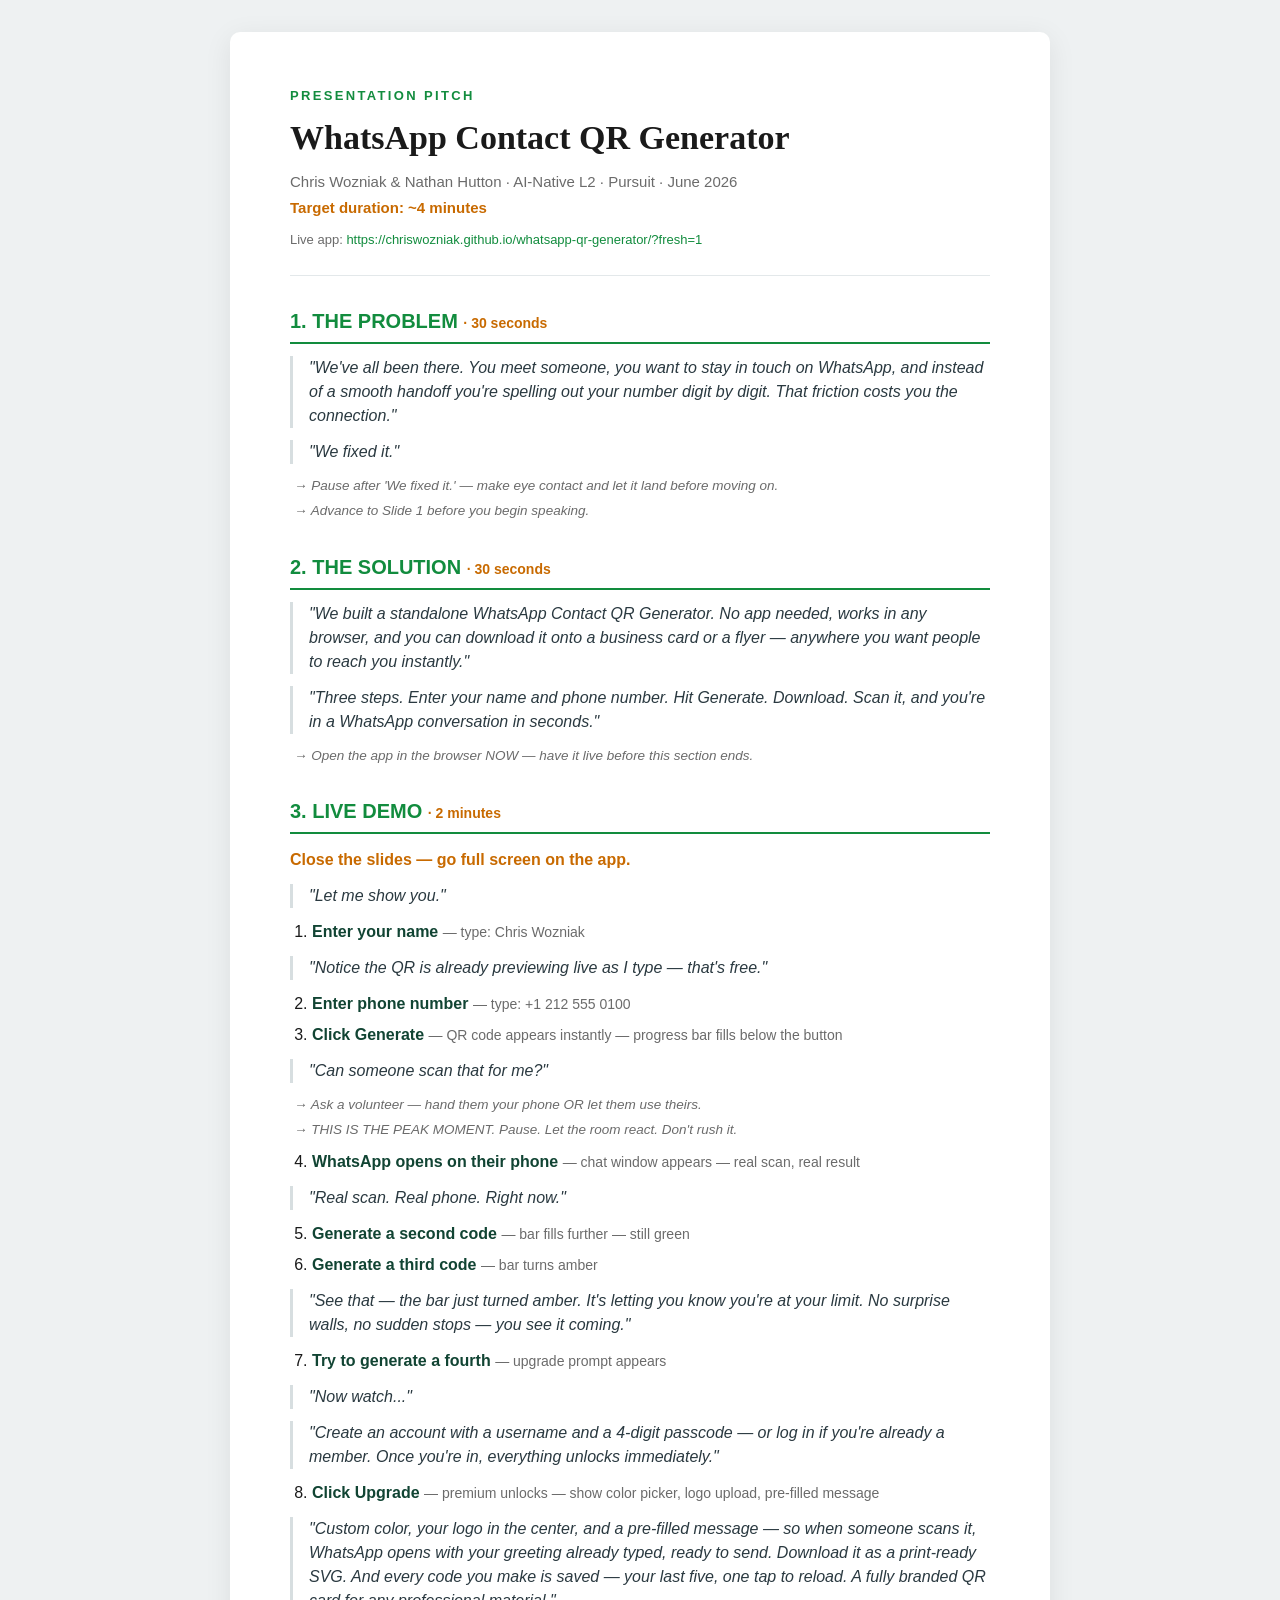
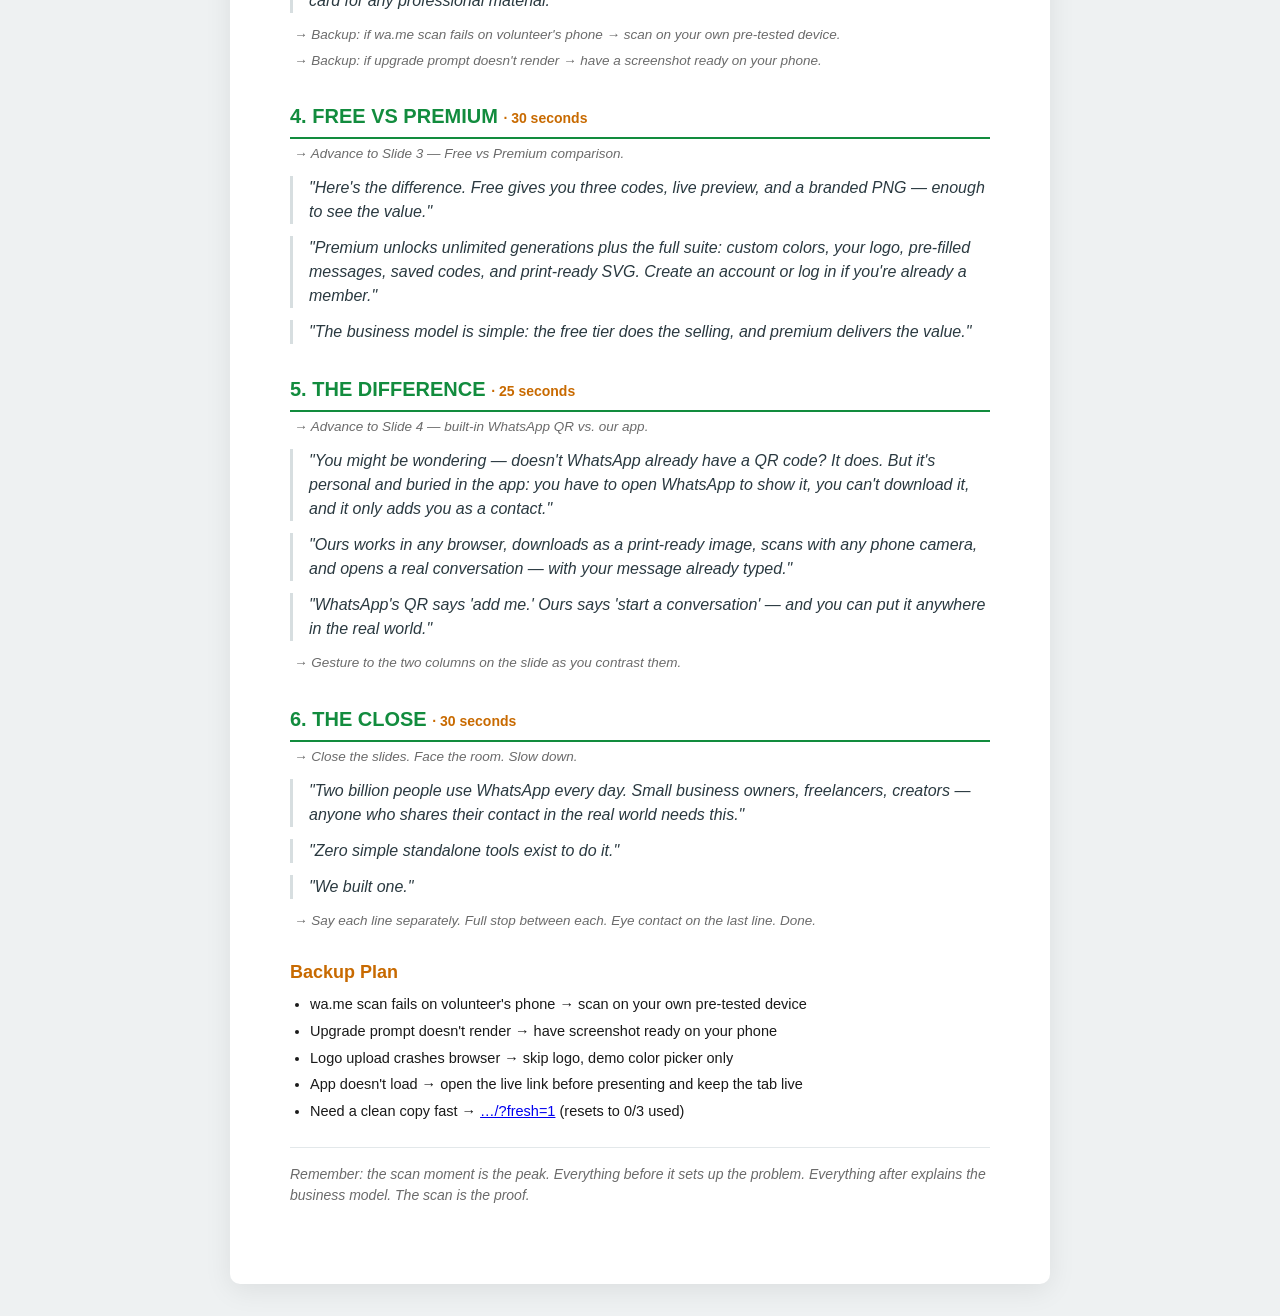
<file: presentation-pitch.html>
<!DOCTYPE html>
<html lang="en">
<head>
<meta charset="utf-8"/>
<meta name="viewport" content="width=device-width, initial-scale=1"/>
<title>WhatsApp QR Generator — Presentation Pitch</title>
<style>
  :root{
    --green:#128c3e; --orange:#c86a00; --gray:#6b6b6b; --dark:#1a1a1a;
    --line:#e3e8ea; --quote:#16242b;
    --sans:-apple-system,'Segoe UI',Roboto,Helvetica,Arial,sans-serif;
    --serif:Georgia,'Times New Roman',serif;
  }
  *{box-sizing:border-box;}
  body{margin:0;background:#eef1f2;color:var(--dark);font-family:var(--sans);line-height:1.5;}
  .page{max-width:820px;margin:32px auto;background:#fff;border-radius:10px;
        box-shadow:0 6px 28px rgba(0,0,0,.08);padding:54px 60px 64px;}
  .eyebrow{color:var(--green);font-size:13px;font-weight:700;letter-spacing:.18em;text-transform:uppercase;}
  h1{font-family:var(--serif);font-size:34px;margin:6px 0 8px;}
  .byline{color:var(--gray);font-size:15px;}
  .duration{color:var(--orange);font-weight:700;font-size:15px;margin-top:4px;}
  .applink{color:var(--gray);font-size:13px;margin-top:10px;word-break:break-all;}
  .applink a{color:var(--green);text-decoration:none;}
  hr{border:none;border-top:1px solid var(--line);margin:26px 0;}
  h2{color:var(--green);font-size:20px;margin:30px 0 4px;border-bottom:2px solid var(--green);padding-bottom:6px;}
  h2 .secs{color:var(--orange);font-size:14px;font-weight:600;}
  .quote{font-style:italic;font-size:16px;margin:12px 0;padding-left:16px;border-left:3px solid #d7dee0;color:#2a3940;}
  .note{color:var(--gray);font-size:13.5px;font-style:italic;margin:5px 0 5px 4px;}
  .action{color:var(--orange);font-weight:700;margin:14px 0 6px;}
  ol.steps{margin:10px 0;padding-left:22px;}
  ol.steps li{margin:7px 0;}
  ol.steps li b{color:#143;}
  ol.steps li .detail{color:var(--gray);font-size:14px;}
  .backup h3{color:var(--orange);font-size:18px;margin:28px 0 8px;}
  .backup ul{margin:0;padding-left:20px;}
  .backup li{margin:5px 0;font-size:14.5px;}
  .remember{font-style:italic;color:var(--gray);font-size:14px;margin-top:24px;border-top:1px solid var(--line);padding-top:16px;}
  @media print{
    @page{ size:letter; margin:0.5in 0.6in; }
    body{background:#fff;}
    .page{box-shadow:none;margin:0;max-width:none;border-radius:0;padding:0;}

    /* Uniform, readable sizing across both pages. */
    .eyebrow{font-size:12px;}
    h1{font-size:24px;margin:4px 0 5px;}
    .byline,.duration{font-size:12.5px;}
    .duration{margin-top:3px;}
    .applink{display:none;}             /* redundant on paper; link is in the README */
    hr{margin:12px 0;}
    h2{font-size:15.5px;margin:14px 0 5px;padding-bottom:5px;}
    h2 .secs{font-size:12px;}
    .quote{font-size:12.5px;margin:8px 0;padding-left:11px;line-height:1.45;}
    .note{font-size:11.5px;margin:4px 0 4px 4px;line-height:1.35;}
    .action{font-size:12.5px;margin:9px 0 5px;}
    ol.steps{margin:6px 0;padding-left:22px;}
    ol.steps li{margin:5px 0;font-size:12.5px;}
    ol.steps li .detail{font-size:11.5px;}
    .backup h3{font-size:15px;margin:15px 0 6px;}
    .backup ul{padding-left:21px;}
    .backup li{font-size:12px;margin:6px 0;line-height:1.38;}
    .remember{font-size:12px;margin-top:16px;padding-top:13px;}

    /* Don't split a quote/step/note across the page break. */
    .quote, ol.steps li, .backup li, .note{break-inside:avoid;page-break-inside:avoid;}

    /* Clean split: page 1 = Problem/Solution/Demo, page 2 = the rest. */
    h2.pg2{break-before:page;page-break-before:always;margin-top:0;}
    /* A touch more breathing room on the lighter second half. */
    .pg2 ~ .quote{margin:10px 0;}
    .pg2 ~ .note{margin:6px 0 6px 4px;}
  }
</style>
</head>
<body>
<div class="page">

  <div class="eyebrow">Presentation Pitch</div>
  <h1>WhatsApp Contact QR Generator</h1>
  <div class="byline">Chris Wozniak &amp; Nathan Hutton · AI-Native L2 · Pursuit · June 2026</div>
  <div class="duration">Target duration: ~4 minutes</div>
  <div class="applink">Live app: <a href="https://chriswozniak.github.io/whatsapp-qr-generator/?fresh=1">https://chriswozniak.github.io/whatsapp-qr-generator/?fresh=1</a></div>

  <hr/>

  <h2>1. THE PROBLEM <span class="secs">· 30 seconds</span></h2>
  <p class="quote">"We've all been there. You meet someone, you want to stay in touch on WhatsApp, and instead of a smooth handoff you're spelling out your number digit by digit. That friction costs you the connection."</p>
  <p class="quote">"We fixed it."</p>
  <p class="note">→ Pause after 'We fixed it.' — make eye contact and let it land before moving on.</p>
  <p class="note">→ Advance to Slide 1 before you begin speaking.</p>

  <h2>2. THE SOLUTION <span class="secs">· 30 seconds</span></h2>
  <p class="quote">"We built a standalone WhatsApp Contact QR Generator. No app needed, works in any browser, and you can download it onto a business card or a flyer — anywhere you want people to reach you instantly."</p>
  <p class="quote">"Three steps. Enter your name and phone number. Hit Generate. Download. Scan it, and you're in a WhatsApp conversation in seconds."</p>
  <p class="note">→ Open the app in the browser NOW — have it live before this section ends.</p>

  <h2>3. LIVE DEMO <span class="secs">· 2 minutes</span></h2>
  <p class="action">Close the slides — go full screen on the app.</p>
  <p class="quote">"Let me show you."</p>
  <ol class="steps">
    <li><b>Enter your name</b> <span class="detail">— type: Chris Wozniak</span></li>
  </ol>
  <p class="quote">"Notice the QR is already previewing live as I type — that's free."</p>
  <ol class="steps" start="2">
    <li><b>Enter phone number</b> <span class="detail">— type: +1 212 555 0100</span></li>
    <li><b>Click Generate</b> <span class="detail">— QR code appears instantly — progress bar fills below the button</span></li>
  </ol>
  <p class="quote">"Can someone scan that for me?"</p>
  <p class="note">→ Ask a volunteer — hand them your phone OR let them use theirs.</p>
  <p class="note">→ THIS IS THE PEAK MOMENT. Pause. Let the room react. Don't rush it.</p>
  <ol class="steps" start="4">
    <li><b>WhatsApp opens on their phone</b> <span class="detail">— chat window appears — real scan, real result</span></li>
  </ol>
  <p class="quote">"Real scan. Real phone. Right now."</p>
  <ol class="steps" start="5">
    <li><b>Generate a second code</b> <span class="detail">— bar fills further — still green</span></li>
    <li><b>Generate a third code</b> <span class="detail">— bar turns amber</span></li>
  </ol>
  <p class="quote">"See that — the bar just turned amber. It's letting you know you're at your limit. No surprise walls, no sudden stops — you see it coming."</p>
  <ol class="steps" start="7">
    <li><b>Try to generate a fourth</b> <span class="detail">— upgrade prompt appears</span></li>
  </ol>
  <p class="quote">"Now watch..."</p>
  <p class="quote">"Create an account with a username and a 4-digit passcode — or log in if you're already a member. Once you're in, everything unlocks immediately."</p>
  <ol class="steps" start="8">
    <li><b>Click Upgrade</b> <span class="detail">— premium unlocks — show color picker, logo upload, pre-filled message</span></li>
  </ol>
  <p class="quote">"Custom color, your logo in the center, and a pre-filled message — so when someone scans it, WhatsApp opens with your greeting already typed, ready to send. Download it as a print-ready SVG. And every code you make is saved — your last five, one tap to reload. A fully branded QR card for any professional material."</p>
  <p class="note">→ Backup: if wa.me scan fails on volunteer's phone → scan on your own pre-tested device.</p>
  <p class="note">→ Backup: if upgrade prompt doesn't render → have a screenshot ready on your phone.</p>

  <h2 class="pg2">4. FREE VS PREMIUM <span class="secs">· 30 seconds</span></h2>
  <p class="note">→ Advance to Slide 3 — Free vs Premium comparison.</p>
  <p class="quote">"Here's the difference. Free gives you three codes, live preview, and a branded PNG — enough to see the value."</p>
  <p class="quote">"Premium unlocks unlimited generations plus the full suite: custom colors, your logo, pre-filled messages, saved codes, and print-ready SVG. Create an account or log in if you're already a member."</p>
  <p class="quote">"The business model is simple: the free tier does the selling, and premium delivers the value."</p>

  <h2>5. THE DIFFERENCE <span class="secs">· 25 seconds</span></h2>
  <p class="note">→ Advance to Slide 4 — built-in WhatsApp QR vs. our app.</p>
  <p class="quote">"You might be wondering — doesn't WhatsApp already have a QR code? It does. But it's personal and buried in the app: you have to open WhatsApp to show it, you can't download it, and it only adds you as a contact."</p>
  <p class="quote">"Ours works in any browser, downloads as a print-ready image, scans with any phone camera, and opens a real conversation — with your message already typed."</p>
  <p class="quote">"WhatsApp's QR says 'add me.' Ours says 'start a conversation' — and you can put it anywhere in the real world."</p>
  <p class="note">→ Gesture to the two columns on the slide as you contrast them.</p>

  <h2>6. THE CLOSE <span class="secs">· 30 seconds</span></h2>
  <p class="note">→ Close the slides. Face the room. Slow down.</p>
  <p class="quote">"Two billion people use WhatsApp every day. Small business owners, freelancers, creators — anyone who shares their contact in the real world needs this."</p>
  <p class="quote">"Zero simple standalone tools exist to do it."</p>
  <p class="quote">"We built one."</p>
  <p class="note">→ Say each line separately. Full stop between each. Eye contact on the last line. Done.</p>

  <div class="backup">
    <h3>Backup Plan</h3>
    <ul>
      <li>wa.me scan fails on volunteer's phone → scan on your own pre-tested device</li>
      <li>Upgrade prompt doesn't render → have screenshot ready on your phone</li>
      <li>Logo upload crashes browser → skip logo, demo color picker only</li>
      <li>App doesn't load → open the live link before presenting and keep the tab live</li>
      <li>Need a clean copy fast → <a href="https://chriswozniak.github.io/whatsapp-qr-generator/?fresh=1">…/?fresh=1</a> (resets to 0/3 used)</li>
    </ul>
  </div>

  <p class="remember">Remember: the scan moment is the peak. Everything before it sets up the problem. Everything after explains the business model. The scan is the proof.</p>

</div>
</body>
</html>
</file>
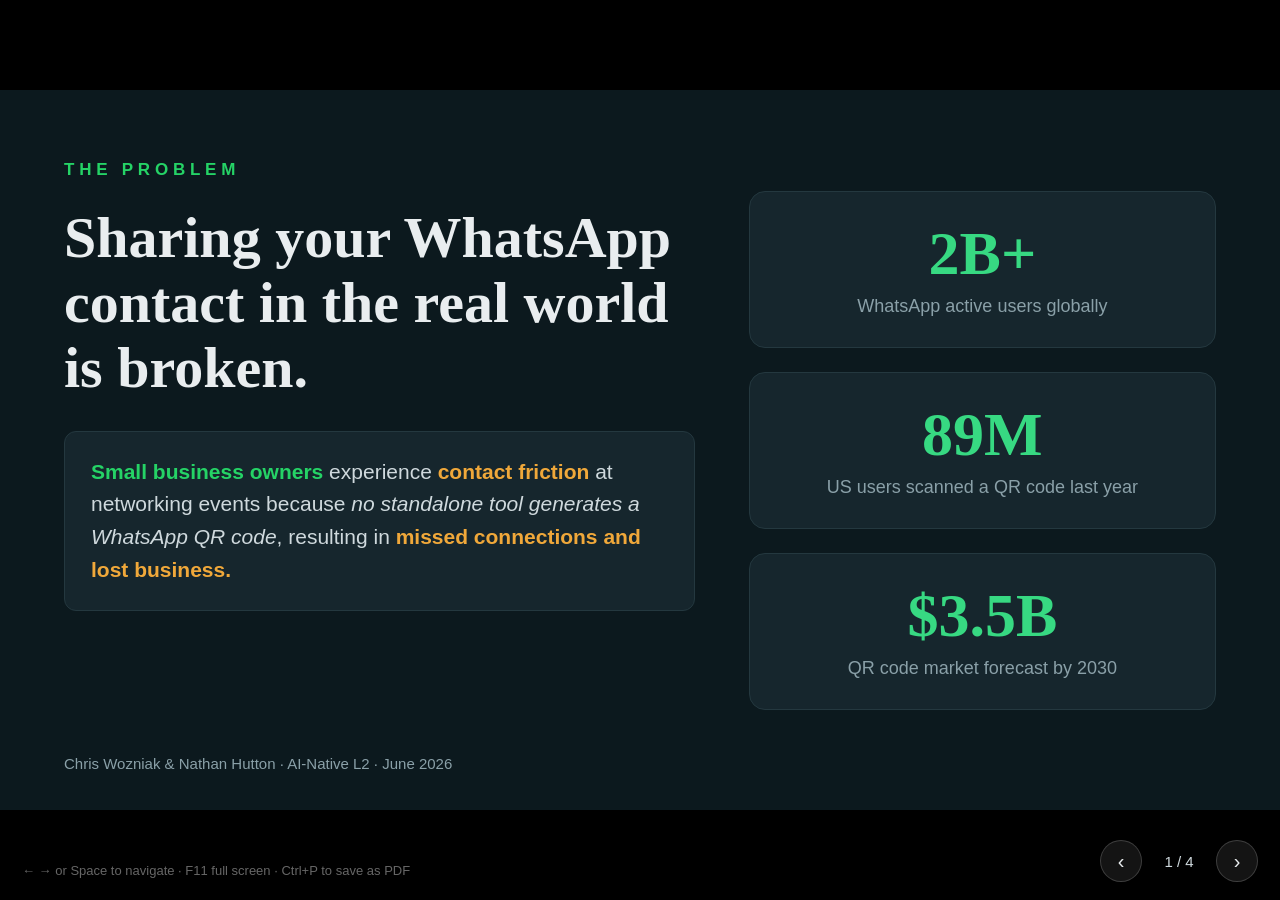
<file: presentation-slides.html>
<!DOCTYPE html>
<html lang="en">
<head>
<meta charset="utf-8"/>
<meta name="viewport" content="width=device-width, initial-scale=1"/>
<title>WhatsApp QR Generator — Pitch Slides</title>
<style>
  :root{
    --bg:#0c191e; --panel:#16262d; --panel2:#1b2d35; --line:#24383f;
    --green:#25D366; --greenNum:#37d982; --amber:#f0a83a;
    --text:#e9edef; --muted:#8aa0a8;
    --lightBg:#f5f8f9; --lightCard:#ffffff; --lightText:#0e1a1f; --lightMuted:#5d6e75;
    --serif:Georgia,'Times New Roman',serif;
    --sans:-apple-system,'Segoe UI',Roboto,Helvetica,Arial,sans-serif;
  }
  *{box-sizing:border-box;margin:0;padding:0;}
  html,body{height:100%;background:#000;font-family:var(--sans);overflow:hidden;}

  /* A slide is a full-screen flex container; only the active one is shown. */
  .slide{display:none;width:100vw;height:100vh;align-items:center;justify-content:center;}
  .slide.active{display:flex;}

  /* The fixed-size canvas, scaled to fit the window. */
  .stage{flex:none;width:1280px;height:720px;transform:scale(var(--s,1));transform-origin:center center;
         position:relative;overflow:hidden;}

  .eyebrow{color:var(--green);font-size:17px;font-weight:700;letter-spacing:.28em;text-transform:uppercase;}
  .credit{position:absolute;left:64px;bottom:38px;color:var(--muted);font-size:15px;}

  /* ---------- SLIDE 1 — THE PROBLEM ---------- */
  .s1{background:var(--bg);color:var(--text);padding:70px 64px;}
  .s1 .cols{display:flex;gap:54px;height:100%;}
  .s1 .left{flex:1.35;display:flex;flex-direction:column;}
  .s1 h1{font-family:var(--serif);font-weight:700;font-size:58px;line-height:1.12;margin:26px 0 30px;max-width:680px;}
  .s1 .statement{background:var(--panel);border:1px solid var(--line);border-radius:12px;padding:24px 26px;max-width:660px;font-size:21px;line-height:1.55;color:#cfd9dd;}
  .s1 .statement .g{color:var(--green);font-weight:700;}
  .s1 .statement .a{color:var(--amber);font-weight:700;}
  .s1 .statement em{font-style:italic;}
  .s1 .right{flex:1;display:flex;flex-direction:column;justify-content:center;gap:24px;}
  .s1 .stat{background:var(--panel);border:1px solid var(--line);border-radius:16px;padding:30px 34px;text-align:center;}
  .s1 .stat .num{font-family:var(--serif);color:var(--greenNum);font-weight:700;font-size:62px;line-height:1;}
  .s1 .stat .lbl{color:var(--muted);font-size:18px;margin-top:12px;}

  /* ---------- SLIDE 2 — THE SOLUTION (light) ---------- */
  .s2{background:var(--lightBg);color:var(--lightText);padding:64px 64px 0;display:flex;flex-direction:column;}
  .s2 .eyebrow{color:#13a05a;}
  .s2 h1{font-family:var(--serif);font-weight:700;font-size:54px;margin:14px 0 14px;}
  .s2 .sub{color:var(--lightMuted);font-size:23px;margin-bottom:34px;}
  .s2 .cards{display:flex;gap:26px;flex:1;}
  .s2 .card{flex:1;background:var(--lightCard);border:1px solid #e4eaec;border-radius:16px;padding:30px 28px;box-shadow:0 6px 20px rgba(0,0,0,.05);display:flex;flex-direction:column;}
  .s2 .badge{width:62px;height:62px;border-radius:50%;background:var(--green);color:#06281b;font-weight:700;font-size:26px;display:flex;align-items:center;justify-content:center;}
  .s2 .card h2{font-family:var(--serif);font-size:34px;margin:24px 0 18px;}
  .s2 .card p{color:var(--lightMuted);font-size:19px;line-height:1.5;}
  .s2 .band{margin:30px -64px 0;background:#e7f7ee;color:#0f6b3c;font-size:18px;text-align:center;padding:15px 40px;}
  .s2 .credit{position:static;margin:14px 0 18px;color:#9aa9af;}

  /* ---------- SLIDE 3 — FREEMIUM VS PREMIUM ---------- */
  .s3{background:var(--bg);color:var(--text);padding:54px 60px;display:flex;flex-direction:column;}
  .s3 h1{font-family:var(--serif);font-weight:700;font-size:46px;margin:12px 0 24px;}
  .s3 .grid{display:flex;gap:24px;flex:1;align-items:stretch;}
  .s3 .col{flex:1;background:var(--panel);border:1px solid var(--line);border-radius:18px;padding:24px 24px;display:flex;flex-direction:column;}
  .s3 .mid{flex:.72;background:transparent;border:none;align-items:center;justify-content:center;gap:14px;}
  .s3 .pill{display:inline-block;font-weight:700;font-size:22px;padding:9px 26px;border-radius:10px;}
  .s3 .pill.free{background:var(--green);color:#06281b;}
  .s3 .pill.prem{background:var(--amber);color:#3a2600;}
  .s3 .colhead{color:var(--muted);font-size:16px;margin:15px 0 4px;}
  .s3 ul{list-style:none;display:flex;flex-direction:column;gap:12px;margin-top:8px;}
  .s3 li{display:flex;align-items:flex-start;gap:11px;font-size:18px;line-height:1.3;}
  .s3 .ck{flex:none;width:24px;height:24px;border-radius:50%;display:flex;align-items:center;justify-content:center;font-size:14px;font-weight:700;margin-top:1px;}
  .s3 .free .ck{background:var(--green);color:#06281b;}
  .s3 .prem .ck{background:var(--amber);color:#3a2600;}
  .s3 .upbtn{background:var(--green);color:#06281b;font-weight:700;font-size:21px;padding:14px 30px;border-radius:12px;}
  .s3 .arrow{color:var(--green);font-size:26px;}
  .s3 .acct{background:var(--panel2);border:1px solid var(--line);border-radius:14px;padding:18px;width:230px;text-align:center;}
  .s3 .acct .t{color:var(--amber);font-weight:700;font-size:17px;margin-bottom:12px;}
  .s3 .acct .fl{text-align:left;color:var(--muted);font-size:13px;margin:8px 0 4px;}
  .s3 .acct .inp{height:26px;background:#0e1a1f;border:1px solid var(--line);border-radius:6px;}
  .s3 .acct .su{margin-top:14px;background:var(--amber);color:#3a2600;font-weight:700;font-size:14px;padding:8px;border-radius:7px;}
  .s3 .tech{color:var(--muted);font-size:15px;text-align:center;margin-top:20px;}

  /* ---------- SLIDE 4 — THE DIFFERENCE ---------- */
  .s4{background:var(--bg);color:var(--text);padding:52px 60px;display:flex;flex-direction:column;}
  .s4 h1{font-family:var(--serif);font-weight:700;font-size:44px;margin:10px 0 20px;}
  .s4 .cmp{display:flex;gap:26px;flex:1;}
  .s4 .side{flex:1;background:var(--panel);border:1px solid var(--line);border-radius:18px;padding:22px 26px;display:flex;flex-direction:column;}
  .s4 .side.ours{border-color:rgba(37,211,102,.45);background:#14241c;}
  .s4 .side h3{font-size:21px;margin-bottom:16px;}
  .s4 .side.builtin h3{color:#cda36a;}
  .s4 .side.ours h3{color:var(--green);}
  .s4 ul{list-style:none;display:flex;flex-direction:column;gap:13px;}
  .s4 li{display:flex;align-items:flex-start;gap:11px;font-size:18px;line-height:1.3;}
  .s4 .mk{flex:none;width:24px;height:24px;border-radius:50%;display:flex;align-items:center;justify-content:center;font-size:13px;font-weight:700;margin-top:1px;}
  .s4 .builtin .mk{background:#3a2f24;color:#e0a96a;}
  .s4 .ours .mk{background:var(--green);color:#06281b;}
  .s4 .summary{margin-top:20px;background:#10241a;border:1px solid rgba(37,211,102,.35);border-radius:14px;padding:16px 26px;font-size:18.5px;line-height:1.5;color:#dff3e7;text-align:center;}
  .s4 .summary b{color:var(--green);}

  /* ---------- Nav ---------- */
  .nav{position:fixed;right:22px;bottom:18px;display:flex;align-items:center;gap:14px;z-index:50;color:#cfd9dd;}
  .nav button{background:rgba(255,255,255,.08);color:#e9edef;border:1px solid rgba(255,255,255,.18);
       width:42px;height:42px;border-radius:50%;font-size:20px;cursor:pointer;}
  .nav button:hover{background:rgba(255,255,255,.18);}
  .counter{font-size:15px;min-width:46px;text-align:center;}
  .hint{position:fixed;left:22px;bottom:22px;color:rgba(255,255,255,.4);font-size:13px;z-index:50;}

  @media print{
    html,body{overflow:visible;background:#fff;height:auto;}
    @page{size:1280px 720px;margin:0;}
    .slide{display:flex !important;page-break-after:always;height:720px;width:1280px;}
    .stage{transform:none;}
    .nav,.hint{display:none !important;}
  }
</style>
</head>
<body>

<!-- ============ SLIDE 1 ============ -->
<section class="slide active">
  <div class="stage s1">
    <div class="cols">
      <div class="left">
        <div class="eyebrow">The Problem</div>
        <h1>Sharing your WhatsApp contact in the real world is broken.</h1>
        <div class="statement">
          <span class="g">Small business owners</span> experience <span class="a">contact friction</span>
          at networking events because <em>no standalone tool generates a WhatsApp QR code</em>,
          resulting in <span class="a">missed connections and lost business.</span>
        </div>
      </div>
      <div class="right">
        <div class="stat"><div class="num">2B+</div><div class="lbl">WhatsApp active users globally</div></div>
        <div class="stat"><div class="num">89M</div><div class="lbl">US users scanned a QR code last year</div></div>
        <div class="stat"><div class="num">$3.5B</div><div class="lbl">QR code market forecast by 2030</div></div>
      </div>
    </div>
    <div class="credit">Chris Wozniak &amp; Nathan Hutton · AI-Native L2 · June 2026</div>
  </div>
</section>

<!-- ============ SLIDE 2 ============ -->
<section class="slide">
  <div class="stage s2">
    <div class="eyebrow">The Solution</div>
    <h1>WhatsApp QR Generator</h1>
    <div class="sub">Generate a scannable WhatsApp contact QR code in under 30 seconds — no app, no account, no friction.</div>
    <div class="cards">
      <div class="card">
        <div class="badge">1</div><h2>Enter</h2>
        <p>Type your name and WhatsApp phone number — the tool validates and formats it automatically.</p>
      </div>
      <div class="card">
        <div class="badge">2</div><h2>Generate</h2>
        <p>Click Generate — a scannable WhatsApp QR code appears instantly, styled in WhatsApp green.</p>
      </div>
      <div class="card">
        <div class="badge">3</div><h2>Download</h2>
        <p>Download your QR card as PNG — scan ready for business cards, flyers, or digital sharing.</p>
      </div>
    </div>
    <div class="band">Freemium model: 3 free QR codes · upgrade unlocks unlimited generations, custom colors, logo upload, pre-filled messages, saved codes, and SVG download</div>
    <div class="credit">Chris Wozniak &amp; Nathan Hutton · AI-Native L2 · June 2026</div>
  </div>
</section>

<!-- ============ SLIDE 3 ============ -->
<section class="slide">
  <div class="stage s3">
    <div class="eyebrow">Under the Hood</div>
    <h1>Freemium vs Premium — what's included</h1>
    <div class="grid">
      <div class="col free">
        <div><span class="pill free">FREE</span></div>
        <div class="colhead">3 free QR code generations</div>
        <ul>
          <li><span class="ck">✓</span>Name + phone number input</li>
          <li><span class="ck">✓</span>Instant QR code generation</li>
          <li><span class="ck">✓</span>Live QR preview as you type</li>
          <li><span class="ck">✓</span>WhatsApp green visual design</li>
          <li><span class="ck">✓</span>Branded PNG card download</li>
          <li><span class="ck">✓</span>Goal-Gradient progress bar + gate at 3</li>
        </ul>
      </div>
      <div class="col mid">
        <div class="upbtn">UPGRADE</div>
        <div class="arrow">↓</div>
        <div class="acct">
          <div class="t">Create Account</div>
          <div class="fl">Username</div><div class="inp"></div>
          <div class="fl">4-digit passcode</div><div class="inp"></div>
          <div class="su">Sign Up →</div>
        </div>
      </div>
      <div class="col prem">
        <div><span class="pill prem">PREMIUM</span></div>
        <div class="colhead">Everything in Free, plus:</div>
        <ul>
          <li><span class="ck">✓</span>Unlimited QR code generations</li>
          <li><span class="ck">✓</span>Custom QR color picker</li>
          <li><span class="ck">✓</span>Logo upload — centered, with remove</li>
          <li><span class="ck">✓</span>Pre-filled message — chat opens ready</li>
          <li><span class="ck">✓</span>Saved codes — reload your last 5</li>
          <li><span class="ck">✓</span>SVG download — print-ready vector</li>
        </ul>
      </div>
    </div>
    <div class="tech">Built with HTML · CSS · Vanilla JS · qrcode-generator · localStorage · No backend · User data never leaves the browser</div>
  </div>
</section>

<!-- ============ SLIDE 4 ============ -->
<section class="slide">
  <div class="stage s4">
    <div class="eyebrow">The Difference</div>
    <h1>Why not just use WhatsApp's built-in QR?</h1>
    <div class="cmp">
      <div class="side builtin">
        <h3>WhatsApp built-in QR</h3>
        <ul>
          <li><span class="mk">✕</span>In-app only — you must open WhatsApp to show it</li>
          <li><span class="mk">✕</span>No clean image to download or print</li>
          <li><span class="mk">✕</span>Needs WhatsApp's in-app scanner</li>
          <li><span class="mk">✕</span>Only adds you as a contact</li>
          <li><span class="mk">✕</span>Locked to your logged-in account</li>
          <li><span class="mk">✕</span>Fixed, generic green code — no branding</li>
        </ul>
      </div>
      <div class="side ours">
        <h3>Our app</h3>
        <ul>
          <li><span class="mk">✓</span>Works in any browser — phone or desktop</li>
          <li><span class="mk">✓</span>Download PNG / print-ready SVG</li>
          <li><span class="mk">✓</span>Scans with any phone camera</li>
          <li><span class="mk">✓</span>Opens a chat — message pre-filled</li>
          <li><span class="mk">✓</span>Generate for any number (business lines, teammates)</li>
          <li><span class="mk">✓</span>Custom color + center logo</li>
        </ul>
      </div>
    </div>
    <div class="summary">
      WhatsApp's QR is a personal, in-app <b>"add me"</b> code. Ours turns a number into a
      downloadable, brandable, universally scannable <b>"start a conversation"</b> asset
      you can put anywhere in the real world.
    </div>
  </div>
</section>

<div class="hint">← → or Space to navigate · F11 full screen · Ctrl+P to save as PDF</div>
<div class="nav">
  <button id="prev" aria-label="Previous">‹</button>
  <span class="counter" id="counter">1 / 3</span>
  <button id="next" aria-label="Next">›</button>
</div>

<script>
  var slides = Array.prototype.slice.call(document.querySelectorAll('.slide'));
  var idx = 0;

  function fit(){
    var s = Math.min(window.innerWidth / 1280, window.innerHeight / 720);
    document.documentElement.style.setProperty('--s', s);
  }
  function show(n){
    idx = (n + slides.length) % slides.length;
    for (var i = 0; i < slides.length; i++) slides[i].classList.toggle('active', i === idx);
    document.getElementById('counter').textContent = (idx + 1) + ' / ' + slides.length;
  }
  document.getElementById('next').onclick = function(){ show(idx + 1); };
  document.getElementById('prev').onclick = function(){ show(idx - 1); };
  document.addEventListener('keydown', function(e){
    if (e.key === 'ArrowRight' || e.key === ' ' || e.key === 'PageDown'){ show(idx + 1); e.preventDefault(); }
    else if (e.key === 'ArrowLeft' || e.key === 'PageUp'){ show(idx - 1); }
    else if (e.key === 'Home'){ show(0); }
    else if (e.key === 'End'){ show(slides.length - 1); }
  });
  window.addEventListener('resize', fit);
  fit();
  show(0);
</script>
</body>
</html>
</file>
